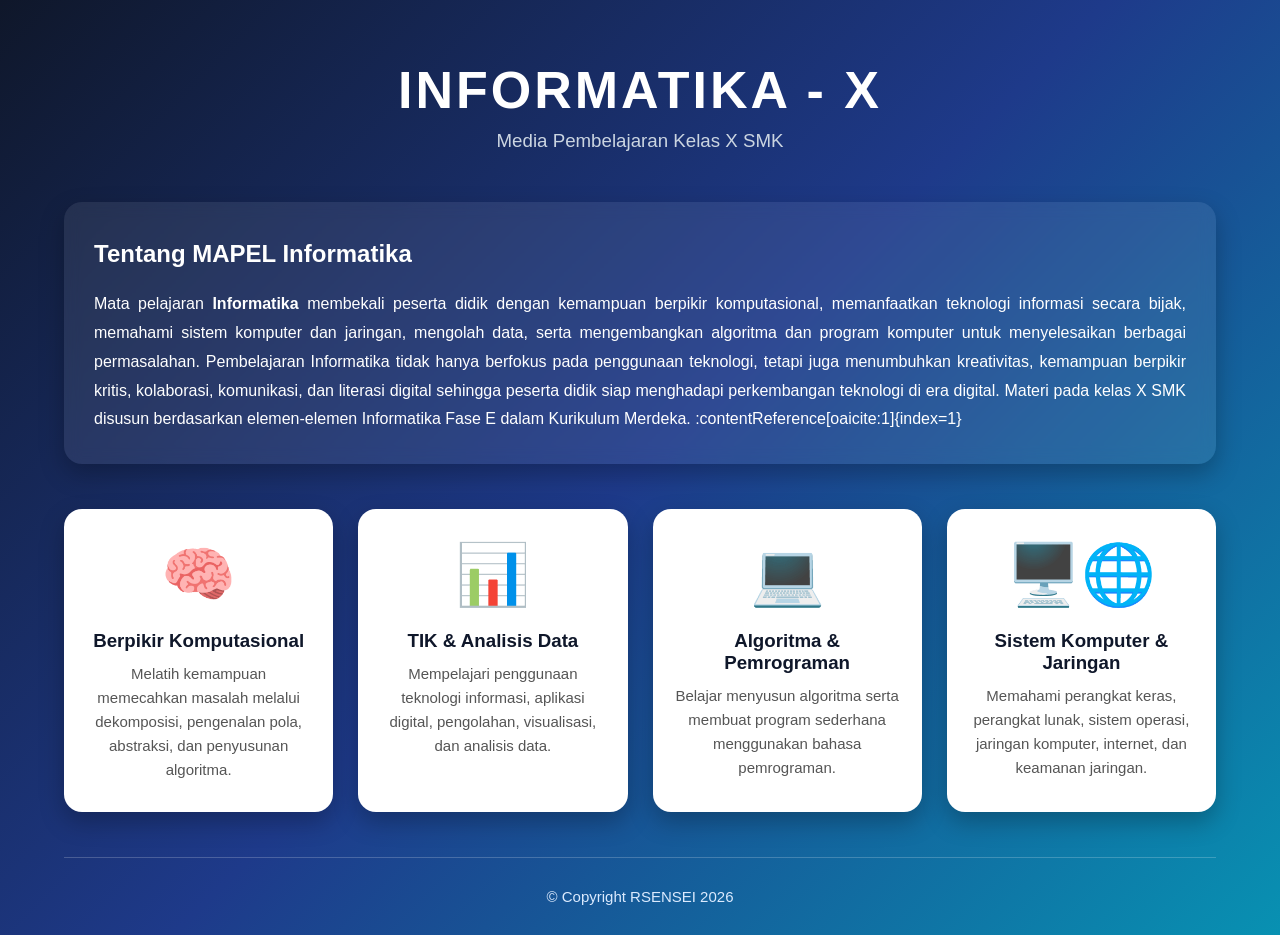
<file: index.html>
<!DOCTYPE html>
<html lang="id">
<head>
    <meta charset="UTF-8">
    <meta name="viewport" content="width=device-width, initial-scale=1.0">
    <title>Informatika - X</title>
    <link rel="stylesheet" type="text/css" href="css/all.css">
    <link rel="stylesheet" type="text/css" href="css/main.css">

</head>
<body>

    <div class="container">

        <header>
            <h1>INFORMATIKA - X</h1>
            <h3>Media Pembelajaran Kelas X SMK</h3>
        </header>

        <section class="about">
            <h2>Tentang MAPEL Informatika</h2>

            <p>
                Mata pelajaran <strong>Informatika</strong> membekali peserta didik dengan kemampuan berpikir komputasional, memanfaatkan teknologi informasi secara bijak, memahami sistem komputer dan jaringan, mengolah data, serta mengembangkan algoritma dan program komputer untuk menyelesaikan berbagai permasalahan. Pembelajaran Informatika tidak hanya berfokus pada penggunaan teknologi, tetapi juga menumbuhkan kreativitas, kemampuan berpikir kritis, kolaborasi, komunikasi, dan literasi digital sehingga peserta didik siap menghadapi perkembangan teknologi di era digital. Materi pada kelas X SMK disusun berdasarkan elemen-elemen Informatika Fase E dalam Kurikulum Merdeka. :contentReference[oaicite:1]{index=1}
            </p>

        </section>

        <section class="grid">

            <a href="berpikir-komputasional.html" class="card">
                <div class="icon">🧠</div>
                <h3>Berpikir Komputasional</h3>
                <p>
                    Melatih kemampuan memecahkan masalah melalui dekomposisi, pengenalan pola, abstraksi, dan penyusunan algoritma.
                </p>
            </a>

            <a href="tik-analisis-data.html" class="card">
                <div class="icon">📊</div>
                <h3>TIK & Analisis Data</h3>
                <p>
                    Mempelajari penggunaan teknologi informasi, aplikasi digital, pengolahan, visualisasi, dan analisis data.
                </p>
            </a>

            <a href="algoritma-pemrograman.html" class="card">
                <div class="icon">💻</div>
                <h3>Algoritma & Pemrograman</h3>
                <p>
                    Belajar menyusun algoritma serta membuat program sederhana menggunakan bahasa pemrograman.
                </p>
            </a>

            <a href="sistem-komputer-jaringan.html" class="card">
                <div class="icon">🖥️🌐</div>
                <h3>Sistem Komputer & Jaringan</h3>
                <p>
                    Memahami perangkat keras, perangkat lunak, sistem operasi, jaringan komputer, internet, dan keamanan jaringan.
                </p>
            </a>

        </section>

        <footer>
            © Copyright RSENSEI 2026
        </footer>

    </div>

</body>
</html>
</file>
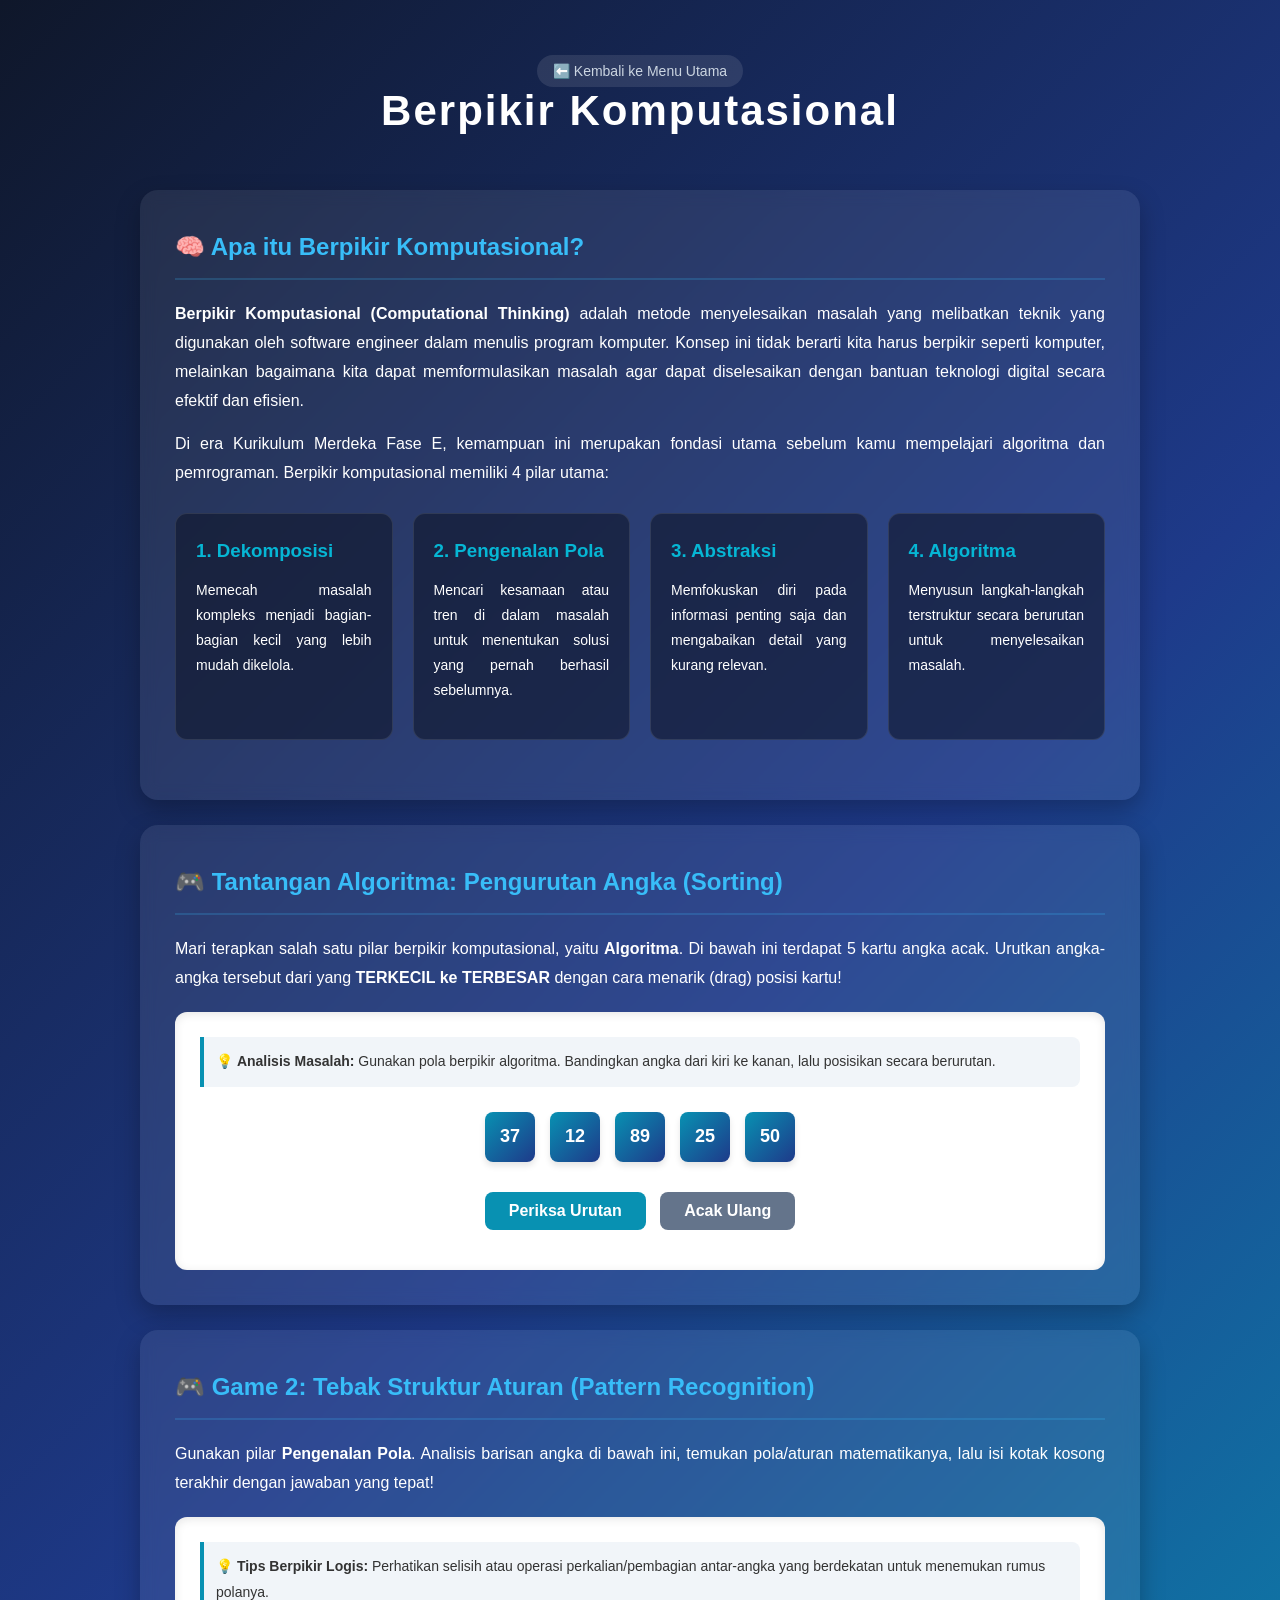
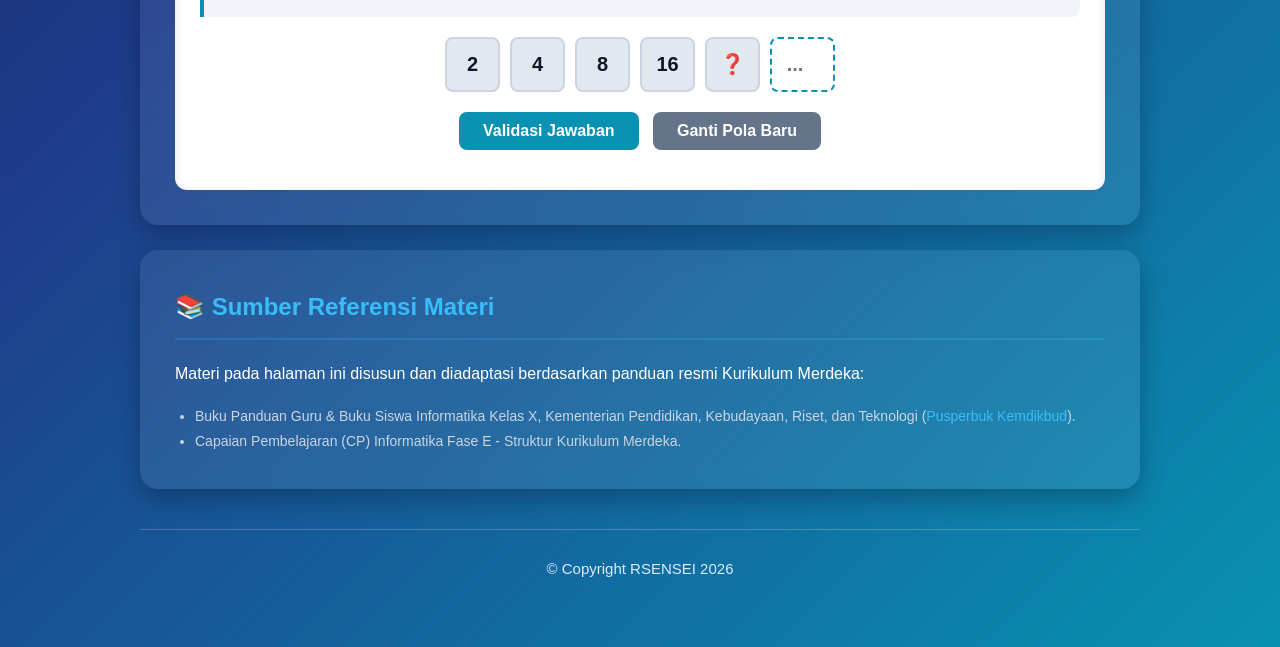
<file: berpikir-komputasional.html>
<!DOCTYPE html>
<html lang="id">
<head>
    <meta charset="UTF-8">
    <meta name="viewport" content="width=device-width, initial-scale=1.0">
    <title>Berpikir Komputasional - Informatika X</title>
    <link rel="stylesheet" type="text/css" href="css/all.css">
    <link rel="stylesheet" type="text/css" href="css/bk.css">
</head>
<body>

    <div class="container">
        <header>
            <a href="index.html" class="btn-back">⬅️ Kembali ke Menu Utama</a>
            <h1>Berpikir Komputasional</h1>
        </header>

        <section class="section-card">
            <h2>🧠 Apa itu Berpikir Komputasional?</h2>
            <p>
                <strong>Berpikir Komputasional (Computational Thinking)</strong> adalah metode menyelesaikan masalah yang melibatkan teknik yang digunakan oleh software engineer dalam menulis program komputer. Konsep ini tidak berarti kita harus berpikir seperti komputer, melainkan bagaimana kita dapat memformulasikan masalah agar dapat diselesaikan dengan bantuan teknologi digital secara efektif dan efisien.
            </p>
            <p>
                Di era Kurikulum Merdeka Fase E, kemampuan ini merupakan fondasi utama sebelum kamu mempelajari algoritma dan pemrograman. Berpikir komputasional memiliki 4 pilar utama:
            </p>

            <div class="pillar-grid">
                <div class="pillar-box">
                    <h3>1. Dekomposisi</h3>
                    <p style="font-size: 14px;">Memecah masalah kompleks menjadi bagian-bagian kecil yang lebih mudah dikelola.</p>
                </div>
                <div class="pillar-box">
                    <h3>2. Pengenalan Pola</h3>
                    <p style="font-size: 14px;">Mencari kesamaan atau tren di dalam masalah untuk menentukan solusi yang pernah berhasil sebelumnya.</p>
                </div>
                <div class="pillar-box">
                    <h3>3. Abstraksi</h3>
                    <p style="font-size: 14px;">Memfokuskan diri pada informasi penting saja dan mengabaikan detail yang kurang relevan.</p>
                </div>
                <div class="pillar-box">
                    <h3>4. Algoritma</h3>
                    <p style="font-size: 14px;">Menyusun langkah-langkah terstruktur secara berurutan untuk menyelesaikan masalah.</p>
                </div>
            </div>
        </section>

        <section class="section-card">
            <h2>🎮 Tantangan Algoritma: Pengurutan Angka (Sorting)</h2>
            <p>
                Mari terapkan salah satu pilar berpikir komputasional, yaitu <strong>Algoritma</strong>. Di bawah ini terdapat 5 kartu angka acak. Urutkan angka-angka tersebut dari yang <strong>TERKECIL ke TERBESAR</strong> dengan cara menarik (drag) posisi kartu!
            </p>

            <div class="game-container">
                <div class="game-instruction">
                    💡 <strong>Analisis Masalah:</strong> Gunakan pola berpikir algoritma. Bandingkan angka dari kiri ke kanan, lalu posisikan secara berurutan.
                </div>

                <div class="number-pool" id="sortable-pool">
                    <div class="num-card" draggable="true" data-value="37">37</div>
                    <div class="num-card" draggable="true" data-value="12">12</div>
                    <div class="num-card" draggable="true" data-value="89">89</div>
                    <div class="num-card" draggable="true" data-value="25">25</div>
                    <div class="num-card" draggable="true" data-value="50">50</div>
                </div>

                <div class="game-controls">
                    <button class="btn-game" onclick="checkSorting()">Periksa Urutan</button>
                    <button class="btn-game" onclick="resetGame()" style="background:#64748b; margin-left:10px;">Acak Ulang</button>
                </div>

                <div id="game-message" class="message"></div>
            </div>
        </section>

        <section class="section-card">
            <h2>🎮 Game 2: Tebak Struktur Aturan (Pattern Recognition)</h2>
            <p>
                Gunakan pilar <strong>Pengenalan Pola</strong>. Analisis barisan angka di bawah ini, temukan pola/aturan matematikanya, lalu isi kotak kosong terakhir dengan jawaban yang tepat!
            </p>

            <div class="game-container">
                <div class="game-instruction">
                    💡 <strong>Tips Berpikir Logis:</strong> Perhatikan selisih atau operasi perkalian/pembagian antar-angka yang berdekatan untuk menemukan rumus polanya.
                </div>

                <div class="pattern-display">
                    <div class="pattern-box" id="p1">2</div>
                    <div class="pattern-box" id="p2">4</div>
                    <div class="pattern-box" id="p3">8</div>
                    <div class="pattern-box" id="p4">16</div>
                    <div class="pattern-box">❓</div>
                    <input type="number" id="pattern-answer" class="pattern-input" placeholder="...">
                </div>

                <div class="game-controls">
                    <button class="btn-game" onclick="checkPattern()">Validasi Jawaban</button>
                    <button class="btn-game" onclick="generateNewPattern()" style="background:#64748b; margin-left:10px;">Ganti Pola Baru</button>
                </div>

                <div id="pattern-message" class="message"></div>
            </div>
        </section>

        <section class="section-card">
            <h2>📚 Sumber Referensi Materi</h2>
            <p>Materi pada halaman ini disusun dan diadaptasi berdasarkan panduan resmi Kurikulum Merdeka:</p>
            <ul class="source-list">
                <li>Buku Panduan Guru & Buku Siswa Informatika Kelas X, Kementerian Pendidikan, Kebudayaan, Riset, dan Teknologi (<a href="https://buku.kemdikbud.go.id" target="_blank">Pusperbuk Kemdikbud</a>).</li>
                <li>Capaian Pembelajaran (CP) Informatika Fase E - Struktur Kurikulum Merdeka.</li>
            </ul>
        </section>

        <footer>
            © Copyright RSENSEI 2026
        </footer>
    </div>

    <script type="application/javascript" src="js/bk.js"></script>
</body>
</html>
</file>
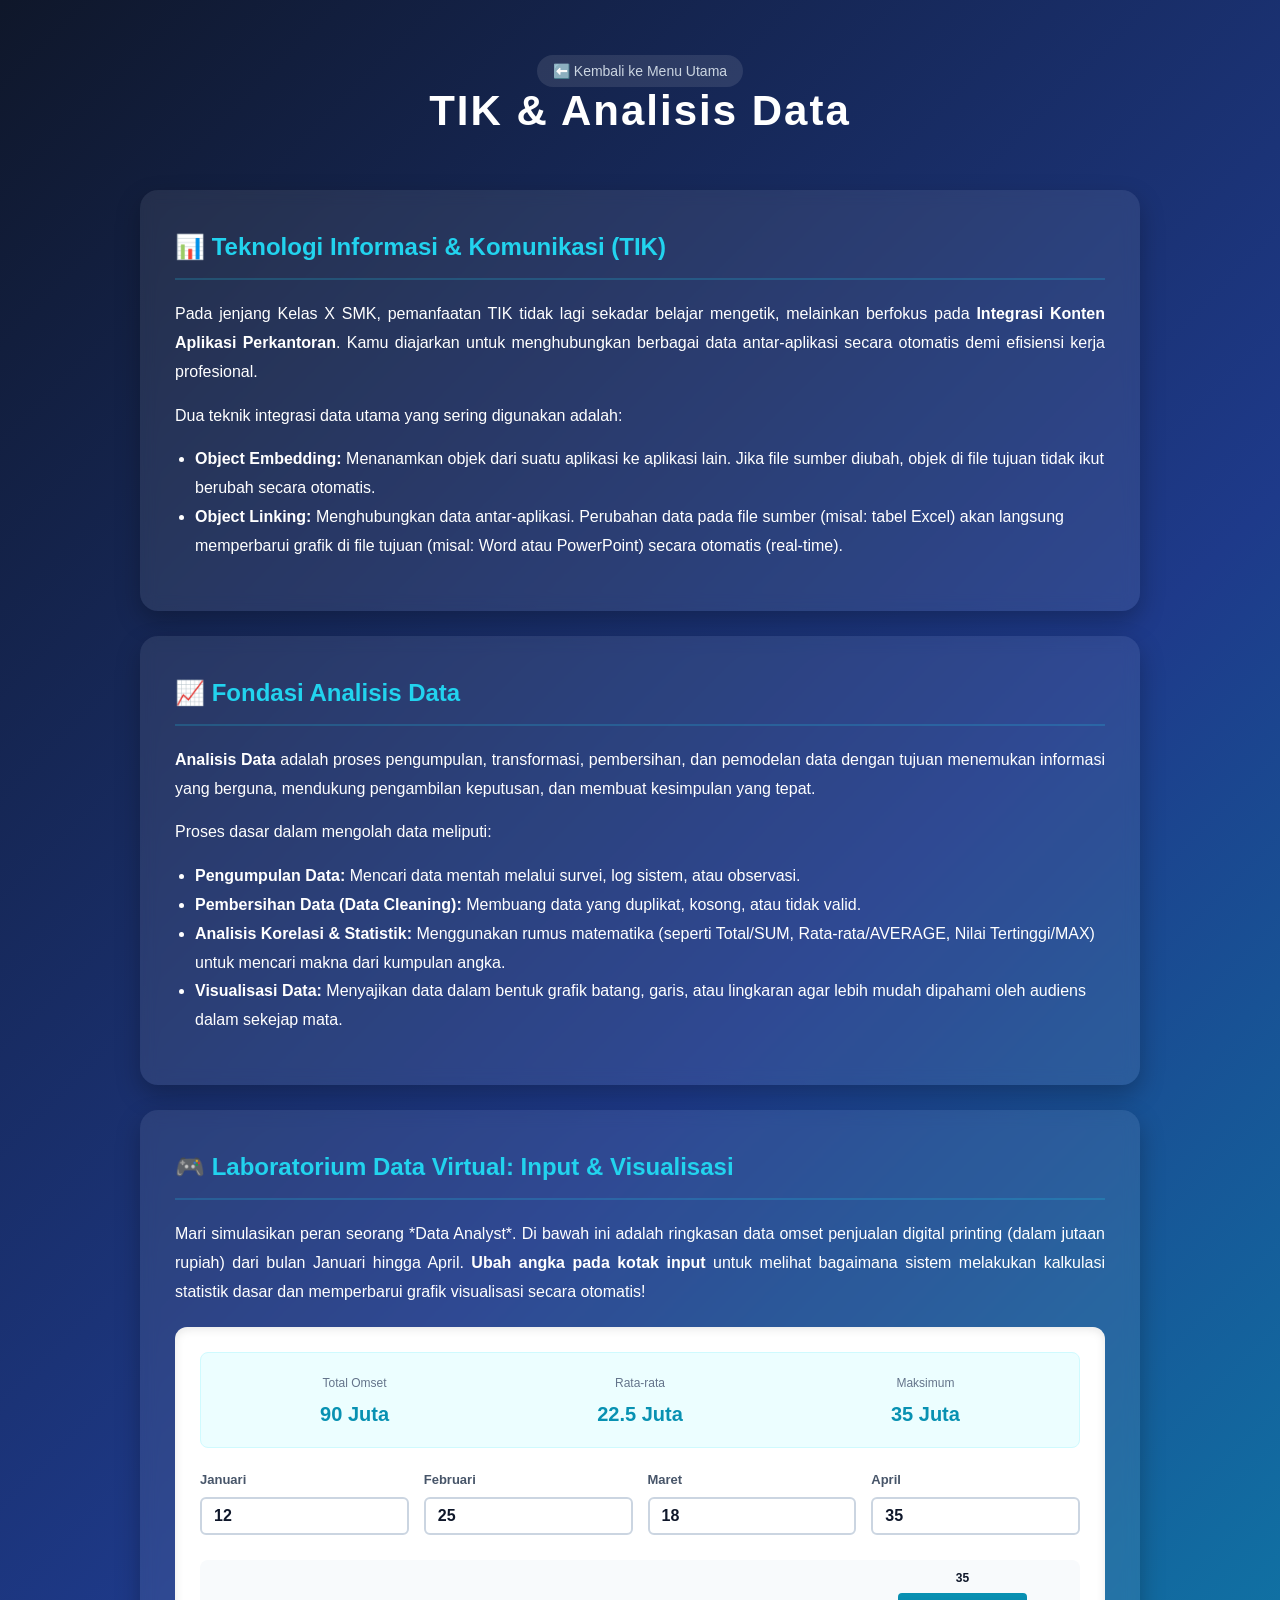
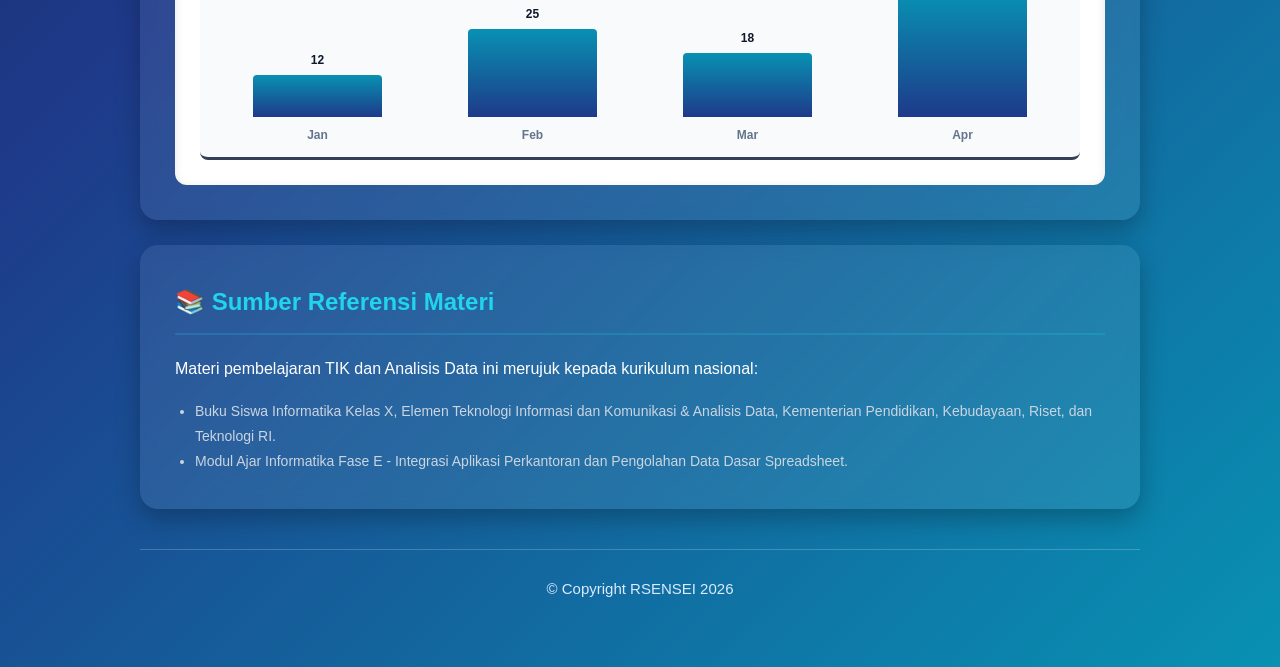
<file: tik-analisis-data.html>
<!DOCTYPE html>
<html lang="id">
<head>
    <meta charset="UTF-8">
    <meta name="viewport" content="width=device-width, initial-scale=1.0">
    <title>TIK & Analisis Data - Informatika X</title>

    <style>
        *{
            margin:0;
            padding:0;
            box-sizing:border-box;
            font-family:'Segoe UI',sans-serif;
        }

        body{
            background:linear-gradient(135deg,#0f172a,#1e3a8a,#0891b2);
            color:#fff;
            min-height:100vh;
            padding-bottom: 40px;
        }

        .container{
            width:90%;
            max-width:1000px;
            margin:auto;
        }

        header{
            text-align:center;
            padding:40px 20px 20px;
        }

        header h1{
            font-size:42px;
            letter-spacing:2px;
            margin-bottom:10px;
        }

        .btn-back {
            display: inline-flex;
            align-items: center;
            gap: 8px;
            color: #cbd5e1;
            text-decoration: none;
            margin-top: 15px;
            font-size: 14px;
            transition: .3s;
            background: rgba(255,255,255,0.1);
            padding: 8px 16px;
            border-radius: 20px;
        }

        .btn-back:hover {
            color: #fff;
            background: rgba(255,255,255,0.2);
            transform: translateX(-5px);
        }

        .section-card {
            margin-top: 25px;
            background: rgba(255,255,255,.08);
            backdrop-filter: blur(8px);
            border-radius: 18px;
            padding: 35px;
            line-height: 1.8;
            box-shadow: 0 10px 25px rgba(0,0,0,.25);
        }

        .section-card h2 {
            margin-bottom: 20px;
            color: #22d3ee;
            border-bottom: 2px solid rgba(34, 211, 238, 0.2);
            padding-bottom: 10px;
            display: flex;
            align-items: center;
            gap: 10px;
        }

        p {
            margin-bottom: 15px;
            text-align: justify;
        }

        ul.materi-list {
            margin-left: 20px;
            margin-bottom: 15px;
        }

        /* Interactive Dashboard Styles */
        .dashboard-container {
            background: #fff;
            color: #333;
            border-radius: 12px;
            padding: 25px;
            margin-top: 20px;
            box-shadow: inset 0 2px 10px rgba(0,0,0,0.1);
        }

        .grid-inputs {
            display: grid;
            grid-template-columns: repeat(auto-fit, minmax(120px, 1fr));
            gap: 15px;
            margin-bottom: 20px;
        }

        .input-group {
            display: flex;
            flex-direction: column;
        }

        .input-group label {
            font-size: 13px;
            font-weight: 600;
            color: #475569;
            margin-bottom: 5px;
        }

        .input-group input {
            padding: 8px 12px;
            border: 2px solid #cbd5e1;
            border-radius: 6px;
            font-size: 16px;
            font-weight: bold;
            color: #0f172a;
            outline: none;
        }

        .input-group input:focus {
            border-color: #0891b2;
        }

        /* Visualisasi Bar Chart Sederhana lewat CSS */
        .chart-area {
            display: flex;
            align-items: flex-end;
            justify-content: space-around;
            height: 200px;
            background: #f8fafc;
            border-bottom: 3px solid #334155;
            padding: 10px;
            border-radius: 8px;
            margin-top: 25px;
        }

        .bar-container {
            display: flex;
            flex-direction: column;
            align-items: center;
            width: 15%;
            height: 100%;
            justify-content: flex-end;
        }

        .bar {
            width: 100%;
            background: linear-gradient(to top, #1e3a8a, #0891b2);
            border-radius: 4px 4px 0 0;
            transition: height 0.5s ease-in-out;
            position: relative;
        }

        .bar-value {
            position: absolute;
            top: -25px;
            width: 100%;
            text-align: center;
            font-size: 12px;
            font-weight: bold;
            color: #0f172a;
        }

        .bar-label {
            margin-top: 8px;
            font-size: 12px;
            font-weight: 600;
            color: #64748b;
        }

        .summary-box {
            background: #ecfeff;
            border: 1px solid #cffafe;
            padding: 15px;
            border-radius: 8px;
            margin-bottom: 20px;
            display: flex;
            justify-content: space-around;
            text-align: center;
        }

        .summary-item span {
            display: block;
            font-size: 20px;
            font-weight: bold;
            color: #0891b2;
        }

        .source-list {
            margin-top: 15px;
            padding-left: 20px;
            font-size: 14px;
            color: #cbd5e1;
        }

        .source-list a {
            color: #38bdf8;
            text-decoration: none;
        }

        .source-list a:hover { text-decoration: underline; }

        footer{
            text-align:center;
            padding:30px;
            color:#dbeafe;
            font-size:15px;
            border-top:1px solid rgba(255,255,255,.2);
            margin-top: 40px;
        }
    </style>
</head>
<body>

    <div class="container">
        <header>
            <a href="index.html" class="btn-back">⬅️ Kembali ke Menu Utama</a>
            <h1>TIK & Analisis Data</h1>
        </header>

        <section class="section-card">
            <h2>📊 Teknologi Informasi & Komunikasi (TIK)</h2>
            <p>
                Pada jenjang Kelas X SMK, pemanfaatan TIK tidak lagi sekadar belajar mengetik, melainkan berfokus pada <strong>Integrasi Konten Aplikasi Perkantoran</strong>. Kamu diajarkan untuk menghubungkan berbagai data antar-aplikasi secara otomatis demi efisiensi kerja profesional.
            </p>
            <p>Dua teknik integrasi data utama yang sering digunakan adalah:</p>
            <ul class="materi-list">
                <li><strong>Object Embedding:</strong> Menanamkan objek dari suatu aplikasi ke aplikasi lain. Jika file sumber diubah, objek di file tujuan tidak ikut berubah secara otomatis.</li>
                <li><strong>Object Linking:</strong> Menghubungkan data antar-aplikasi. Perubahan data pada file sumber (misal: tabel Excel) akan langsung memperbarui grafik di file tujuan (misal: Word atau PowerPoint) secara otomatis (real-time).</li>
            </ul>
        </section>

        <section class="section-card">
            <h2>📈 Fondasi Analisis Data</h2>
            <p>
                <strong>Analisis Data</strong> adalah proses pengumpulan, transformasi, pembersihan, dan pemodelan data dengan tujuan menemukan informasi yang berguna, mendukung pengambilan keputusan, dan membuat kesimpulan yang tepat.
            </p>
            <p>Proses dasar dalam mengolah data meliputi:</p>
            <ul class="materi-list">
                <li><strong>Pengumpulan Data:</strong> Mencari data mentah melalui survei, log sistem, atau observasi.</li>
                <li><strong>Pembersihan Data (Data Cleaning):</strong> Membuang data yang duplikat, kosong, atau tidak valid.</li>
                <li><strong>Analisis Korelasi & Statistik:</strong> Menggunakan rumus matematika (seperti Total/SUM, Rata-rata/AVERAGE, Nilai Tertinggi/MAX) untuk mencari makna dari kumpulan angka.</li>
                <li><strong>Visualisasi Data:</strong> Menyajikan data dalam bentuk grafik batang, garis, atau lingkaran agar lebih mudah dipahami oleh audiens dalam sekejap mata.</li>
            </ul>
        </section>

        <section class="section-card">
            <h2>🎮 Laboratorium Data Virtual: Input & Visualisasi</h2>
            <p>
                Mari simulasikan peran seorang *Data Analyst*. Di bawah ini adalah ringkasan data omset penjualan digital printing (dalam jutaan rupiah) dari bulan Januari hingga April. 
                <strong>Ubah angka pada kotak input</strong> untuk melihat bagaimana sistem melakukan kalkulasi statistik dasar dan memperbarui grafik visualisasi secara otomatis!
            </p>

            <div class="dashboard-container">
                <div class="summary-box">
                    <div class="summary-item">
                        <label style="font-size:12px; color:#64748b;">Total Omset</label>
                        <span id="stat-total">0 Juta</span>
                    </div>
                    <div class="summary-item">
                        <label style="font-size:12px; color:#64748b;">Rata-rata</label>
                        <span id="stat-average">0 Juta</span>
                    </div>
                    <div class="summary-item">
                        <label style="font-size:12px; color:#64748b;">Maksimum</label>
                        <span id="stat-max">0 Juta</span>
                    </div>
                </div>

                <div class="grid-inputs">
                    <div class="input-group">
                        <label for="val-jan">Januari</label>
                        <input type="number" id="val-jan" value="12" min="1" max="50" oninput="updateDashboard()">
                    </div>
                    <div class="input-group">
                        <label for="val-feb">Februari</label>
                        <input type="number" id="val-feb" value="25" min="1" max="50" oninput="updateDashboard()">
                    </div>
                    <div class="input-group">
                        <label for="val-mar">Maret</label>
                        <input type="number" id="val-mar" value="18" min="1" max="50" oninput="updateDashboard()">
                    </div>
                    <div class="input-group">
                        <label for="val-apr">April</label>
                        <input type="number" id="val-apr" value="35" min="1" max="50" oninput="updateDashboard()">
                    </div>
                </div>

                <div class="chart-area">
                    <div class="bar-container">
                        <div class="bar" id="bar-jan" style="height: 0%;"><div class="bar-value" id="lbl-jan">0</div></div>
                        <div class="bar-label">Jan</div>
                    </div>
                    <div class="bar-container">
                        <div class="bar" id="bar-feb" style="height: 0%;"><div class="bar-value" id="lbl-feb">0</div></div>
                        <div class="bar-label">Feb</div>
                    </div>
                    <div class="bar-container">
                        <div class="bar" id="bar-mar" style="height: 0%;"><div class="bar-value" id="lbl-mar">0</div></div>
                        <div class="bar-label">Mar</div>
                    </div>
                    <div class="bar-container">
                        <div class="bar" id="bar-apr" style="height: 0%;"><div class="bar-value" id="lbl-apr">0</div></div>
                        <div class="bar-label">Apr</div>
                    </div>
                </div>
            </div>
        </section>

        <section class="section-card">
            <h2>📚 Sumber Referensi Materi</h2>
            <p>Materi pembelajaran TIK dan Analisis Data ini merujuk kepada kurikulum nasional:</p>
            <ul class="source-list">
                <li>Buku Siswa Informatika Kelas X, Elemen Teknologi Informasi dan Komunikasi & Analisis Data, Kementerian Pendidikan, Kebudayaan, Riset, dan Teknologi RI.</li>
                <li>Modul Ajar Informatika Fase E - Integrasi Aplikasi Perkantoran dan Pengolahan Data Dasar Spreadsheet.</li>
            </ul>
        </section>

        <footer>
            © Copyright RSENSEI 2026
        </footer>
    </div>

    <script>
        function updateDashboard() {
            // 1. Ambil nilai input dari form
            const jan = parseInt(document.getElementById('val-jan').value) || 0;
            const feb = parseInt(document.getElementById('val-feb').value) || 0;
            const mar = parseInt(document.getElementById('val-mar').value) || 0;
            const apr = parseInt(document.getElementById('val-apr').value) || 0;

            const dataArray = [jan, feb, mar, apr];

            // 2. Lakukan Operasi Analisis Data (Statistik Dasar)
            const total = dataArray.reduce((acc, curr) => acc + curr, 0);
            const average = total / dataArray.length;
            const max = Math.max(...dataArray);

            // 3. Tampilkan hasil kalkulasi ke ringkasan statistik
            document.getElementById('stat-total').innerText = total + " Juta";
            document.getElementById('stat-average').innerText = average.toFixed(1) + " Juta";
            document.getElementById('stat-max').innerText = max + " Juta";

            // 4. Update Visualisasi Grafik Batang secara Real-time
            // Skala maksimal grafik ditentukan 50 (sesuai input max atribut html) untuk kalkulasi tinggi persen
            const maxScale = 50; 

            const barJan = document.getElementById('bar-jan');
            barJan.style.height = (jan / maxScale * 100) + '%';
            document.getElementById('lbl-jan').innerText = jan;

            const barFeb = document.getElementById('bar-feb');
            barFeb.style.height = (feb / maxScale * 100) + '%';
            document.getElementById('lbl-feb').innerText = feb;

            const barMar = document.getElementById('bar-mar');
            barMar.style.height = (mar / maxScale * 100) + '%';
            document.getElementById('lbl-mar').innerText = mar;

            const barApr = document.getElementById('bar-apr');
            barApr.style.height = (apr / maxScale * 100) + '%';
            document.getElementById('lbl-apr').innerText = apr;
        }

        // Jalankan kalkulasi pertama kali saat halaman dimuat
        window.onload = function() {
            updateDashboard();
        }
    </script>
</body>
</html>
</file>
<file: css/all.css>
*{
    margin:0;
    padding:0;
    box-sizing:border-box;
    font-family:'Segoe UI',sans-serif;
}

body{
    background:linear-gradient(135deg,#0f172a,#1e3a8a,#0891b2);
    color:#fff;
    min-height:100vh;
}

.container{
    width:90%;
    margin:auto;
}

header{
    text-align:center;
}
</file>
<file: css/main.css>
.container{
    max-width:1200px;
}

header{
    padding:60px 20px 30px;
}

header h1{
    font-size:52px;
    letter-spacing:3px;
    margin-bottom:10px;
}

header h3{
    font-weight:300;
    color:#cbd5e1;
}

.about{
    margin-top:20px;
    background:rgba(255,255,255,.08);
    backdrop-filter:blur(8px);
    border-radius:18px;
    padding:30px;
    line-height:1.8;
    text-align:justify;
    box-shadow:0 10px 25px rgba(0,0,0,.25);
}

.about h2{
    margin-bottom:15px;
    color:#fff;
}

.grid{
    display:grid;
    grid-template-columns:repeat(auto-fit,minmax(250px,1fr));
    gap:25px;
    margin:45px 0;
}

.card{
    background:white;
    color:#333;
    border-radius:18px;
    padding:30px 20px;
    text-align:center;
    transition:.3s;
    cursor:pointer;
    box-shadow:0 10px 25px rgba(0,0,0,.25);
    text-decoration: none;
}

.card:hover{
    transform:translateY(-10px);
}

.icon{
    font-size:60px;
    margin-bottom:20px;
}

.card h3{
    color:#0f172a;
    margin-bottom:10px;
}

.card p{
    color:#555;
    font-size:15px;
    line-height:1.6;
}

footer{
    text-align:center;
    padding:30px;
    color:#dbeafe;
    font-size:15px;
    border-top:1px solid rgba(255,255,255,.2);
}

@media(max-width:768px){
    header h1{
        font-size:36px;
    }
}
</file>
<file: css/bk.css>
body{
    padding-bottom: 40px;
}

.container{
    max-width:1000px;
}

header{
    padding:40px 20px 20px;
}

header h1{
    font-size:42px;
    letter-spacing:2px;
    margin-bottom:10px;
}

.btn-back {
    display: inline-block;
    display: inline-flex;
    align-items: center;
    gap: 8px;
    color: #cbd5e1;
    text-decoration: none;
    margin-top: 15px;
    font-size: 14px;
    transition: .3s;
    background: rgba(255,255,255,0.1);
    padding: 8px 16px;
    border-radius: 20px;
}

.btn-back:hover {
    color: #fff;
    background: rgba(255,255,255,0.2);
    transform: translateX(-5px);
}

.section-card {
    margin-top: 25px;
    background: rgba(255,255,255,.08);
    backdrop-filter: blur(8px);
    border-radius: 18px;
    padding: 35px;
    line-height: 1.8;
    box-shadow: 0 10px 25px rgba(0,0,0,.25);
}

.section-card h2 {
    margin-bottom: 20px;
    color: #38bdf8;
    border-bottom: 2px solid rgba(56, 189, 248, 0.2);
    padding-bottom: 10px;
    display: flex;
    align-items: center;
    gap: 10px;
}

p {
    margin-bottom: 15px;
    text-align: justify;
}

.pillar-grid {
    display: grid;
    grid-template-columns: repeat(auto-fit, minmax(200px, 1fr));
    gap: 20px;
    margin: 25px 0;
}

.pillar-box {
    background: rgba(15, 23, 42, 0.6);
    border: 1px solid rgba(255,255,255,0.1);
    padding: 20px;
    border-radius: 12px;
    transition: .3s;
}

.pillar-box:hover {
    border-color: #38bdf8;
    transform: translateY(-2px);
}

.pillar-box h3 {
    color: #06b6d4;
    margin-bottom: 10px;
}

/* Interactive Game Section */
.game-container {
    background: #fff;
    color: #333;
    border-radius: 12px;
    padding: 25px;
    margin-top: 20px;
    box-shadow: inset 0 2px 10px rgba(0,0,0,0.1);
}

.game-instruction {
    background: #f1f5f9;
    padding: 12px;
    border-left: 4px solid #0891b2;
    margin-bottom: 20px;
    font-size: 14px;
    border-radius: 0 8px 8px 0;
}

.number-pool {
    display: flex;
    justify-content: center;
    gap: 15px;
    margin-bottom: 25px;
    min-height: 60px;
    align-items: center;
}

.num-card {
    background: linear-gradient(135deg, #0891b2, #1e3a8a);
    color: white;
    width: 50px;
    height: 50px;
    display: flex;
    align-items: center;
    justify-content: center;
    font-weight: bold;
    font-size: 18px;
    border-radius: 8px;
    cursor: grab;
    box-shadow: 0 4px 6px rgba(0,0,0,0.1);
    transition: transform 0.2s;
}

.num-card:active {
    cursor: grabbing;
}

.game-controls {
    text-align: center;
    margin-top: 20px;
}

.btn-game {
    background: #0891b2;
    color: white;
    border: none;
    padding: 10px 24px;
    font-size: 16px;
    border-radius: 8px;
    cursor: pointer;
    font-weight: 600;
    transition: .2s;
}

.btn-game:hover {
    background: #0e7490;
}

.message {
    margin-top: 15px;
    text-align: center;
    font-weight: 600;
    font-size: 16px;
}

.success { color: #16a34a; }
.error { color: #dc2626; }

.source-list {
    margin-top: 15px;
    padding-left: 20px;
    font-size: 14px;
    color: #cbd5e1;
}

.source-list a {
    color: #38bdf8;
    text-decoration: none;
}

.source-list a:hover {
    text-decoration: underline;
}

/* Game 2: Pattern Recognition Styles */
.pattern-display {
    display: flex;
    justify-content: center;
    align-items: center;
    gap: 10px;
    margin-bottom: 20px;
}

.pattern-box {
    background: #e2e8f0;
    color: #0f172a;
    width: 55px;
    height: 55px;
    display: flex;
    align-items: center;
    justify-content: center;
    font-weight: bold;
    font-size: 20px;
    border-radius: 8px;
    border: 2px solid #cbd5e1;
}

.pattern-input {
    width: 65px;
    height: 55px;
    text-align: center;
    font-size: 20px;
    font-weight: bold;
    border: 2px dashed #0891b2;
    border-radius: 8px;
    color: #0891b2;
    outline: none;
}

.pattern-input:focus {
    background: #ecfeff;
    border-style: solid;
}        

footer{
    text-align:center;
    padding:30px;
    color:#dbeafe;
    font-size:15px;
    border-top:1px solid rgba(255,255,255,.2);
    margin-top: 40px;
}

@media(max-width:768px){
    header h1{ font-size:30px; }
    .section-card { padding: 20px; }
}
</file>
